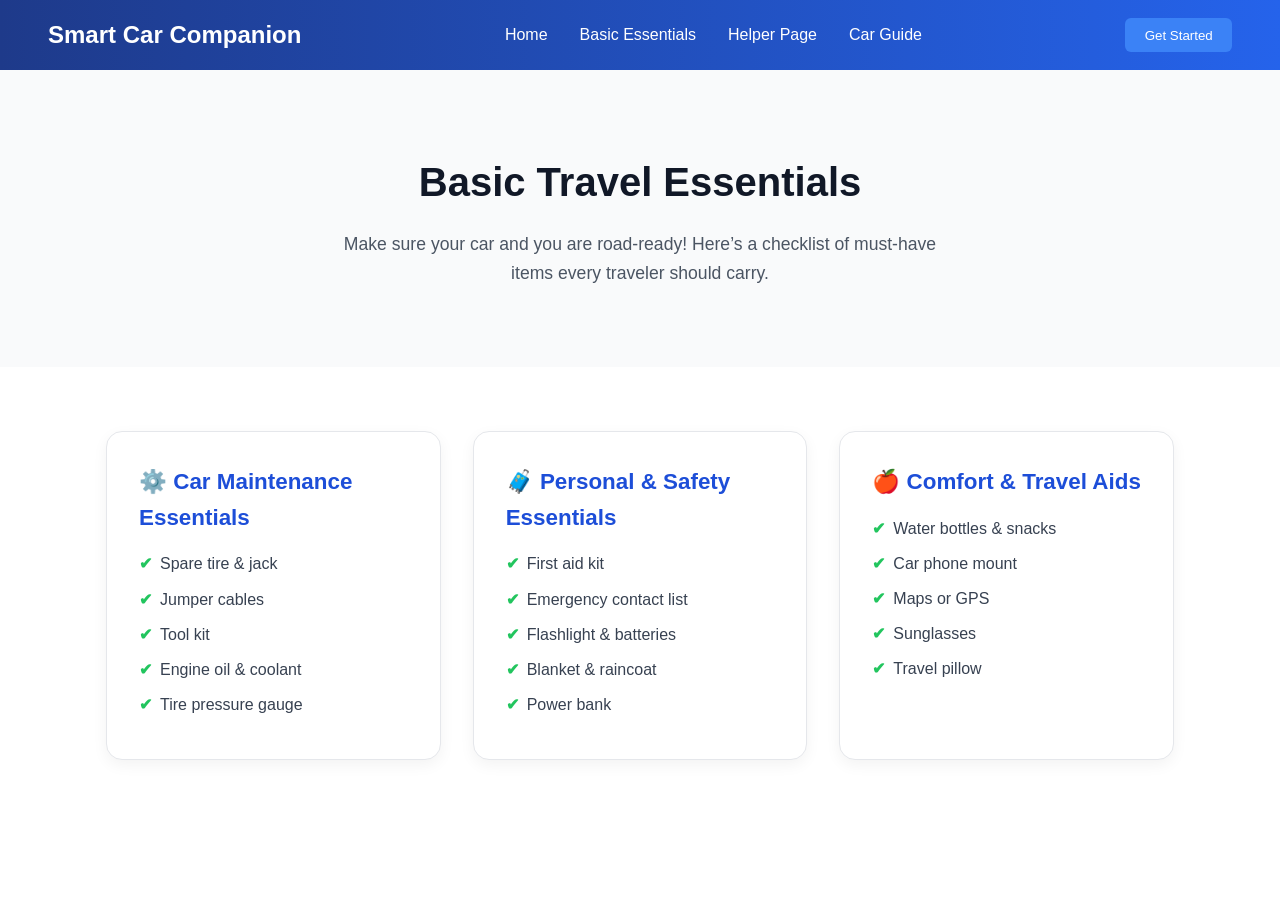
<file: essential.html>
<!DOCTYPE html>
<html lang="en">
<head>
  <meta charset="UTF-8" />
  <meta name="viewport" content="width=device-width, initial-scale=1.0" />
  <title>Basic Essentials | Smart Car Companion</title>
  <link rel="stylesheet" href="essentials.css" />
</head>

<body>
  <!-- Navbar -->
  <nav>
    <h1>Smart Car Companion</h1>
    <ul>
      <li><a href="index.html">Home</a></li>
      <li><a href="#">Basic Essentials</a></li>
      <li><a href="#">Helper Page</a></li>
      <li><a href="#">Car Guide</a></li>
    </ul>
    <button class="btn">Get Started</button>
  </nav>

  <!-- Hero Section -->
  <section class="hero">
    <h2>Basic Travel Essentials</h2>
    <p>
      Make sure your car and you are road-ready! Here’s a checklist of must-have
      items every traveler should carry.
    </p>
  </section>

  <!-- Essentials Grid -->
  <section class="essentials">
    <div class="card">
      <h3>⚙️ Car Maintenance Essentials</h3>
      <ul>
        <li><span>✔</span> Spare tire & jack</li>
        <li><span>✔</span> Jumper cables</li>
        <li><span>✔</span> Tool kit</li>
        <li><span>✔</span> Engine oil & coolant</li>
        <li><span>✔</span> Tire pressure gauge</li>
      </ul>
    </div>

    <div class="card">
      <h3>🧳 Personal & Safety Essentials</h3>
      <ul>
        <li><span>✔</span> First aid kit</li>
        <li><span>✔</span> Emergency contact list</li>
        <li><span>✔</span> Flashlight & batteries</li>
        <li><span>✔</span> Blanket & raincoat</li>
        <li><span>✔</span> Power bank</li>
      </ul>
    </div>

    <div class="card">
      <h3>🍎 Comfort & Travel Aids</h3>
      <ul>
        <li><span>✔</span> Water bottles & snacks</li>
        <li><span>✔</span> Car phone mount</li>
        <li><span>✔</span> Maps or GPS</li>
        <li><span>✔</span> Sunglasses</li>
        <li><span>✔</span> Travel pillow</li>
      </ul>
    </div>
  </section>
</body>
</html>
</file>
<file: essentials.css>
/* ---- Global Reset ---- */
    * {
      margin: 0;
      padding: 0;
      box-sizing: border-box;
    }

    body {
      font-family: "Poppins", sans-serif;
      background-color: white;
      color: #1a1a1a;
      line-height: 1.6;
    }

    /* ---- Navbar ---- */
    nav {
      background: linear-gradient(to right, #1e3a8a, #2563eb);
      color: white;
      padding: 1rem 3rem;
      display: flex;
      align-items: center;
      justify-content: space-between;
      box-shadow: 0 4px 10px rgba(0, 0, 0, 0.15);
    }

    nav h1 {
      font-size: 1.5rem;
      font-weight: 700;
    }

    nav ul {
      list-style: none;
      display: flex;
      gap: 2rem;
    }

    nav ul li a {
      color: white;
      text-decoration: none;
      font-weight: 500;
      transition: 0.3s;
    }

    nav ul li a:hover {
      color: #e2e8f0;
    }

    .btn {
      background: #3b82f6;
      color: white;
      padding: 0.6rem 1.2rem;
      border-radius: 6px;
      border: none;
      cursor: pointer;
      font-weight: 500;
      transition: 0.3s;
    }

    .btn:hover {
      background: #2563eb;
    }

    /* ---- Hero Section ---- */
    .hero {
      background-color: #f9fafb;
      text-align: center;
      padding: 5rem 2rem;
    }

    .hero h2 {
      font-size: 2.5rem;
      font-weight: 700;
      margin-bottom: 1rem;
      color: #111827;
    }

    .hero p {
      color: #4b5563;
      font-size: 1.1rem;
      max-width: 600px;
      margin: 0 auto;
    }

    /* ---- Essentials Section ---- */
    .essentials {
      max-width: 1100px;
      margin: 4rem auto;
      display: grid;
      grid-template-columns: repeat(auto-fit, minmax(300px, 1fr));
      gap: 2rem;
      padding: 0 1rem 4rem;
    }

    .card {
      background: white;
      border: 1px solid #e5e7eb;
      border-radius: 16px;
      padding: 2rem;
      box-shadow: 0 5px 15px rgba(0, 0, 0, 0.05);
      transition: 0.3s;
    }

    .card:hover {
      box-shadow: 0 8px 20px rgba(0, 0, 0, 0.1);
    }

    .card h3 {
      color: #1d4ed8;
      font-size: 1.4rem;
      margin-bottom: 1rem;
      font-weight: 600;
    }

    .card ul {
      list-style: none;
    }

    .card li {
      margin-bottom: 0.6rem;
      display: flex;
      align-items: center;
      gap: 0.5rem;
      color: #374151;
    }

    .card li span {
      color: #22c55e;
      font-weight: bold;
    }

    /* ---- Responsive ---- */
    @media (max-width: 768px) {
      nav {
        flex-direction: column;
        gap: 1rem;
        text-align: center;
      }
      nav ul {
        flex-direction: column;
        gap: 0.8rem;
      }
    }
</file>
